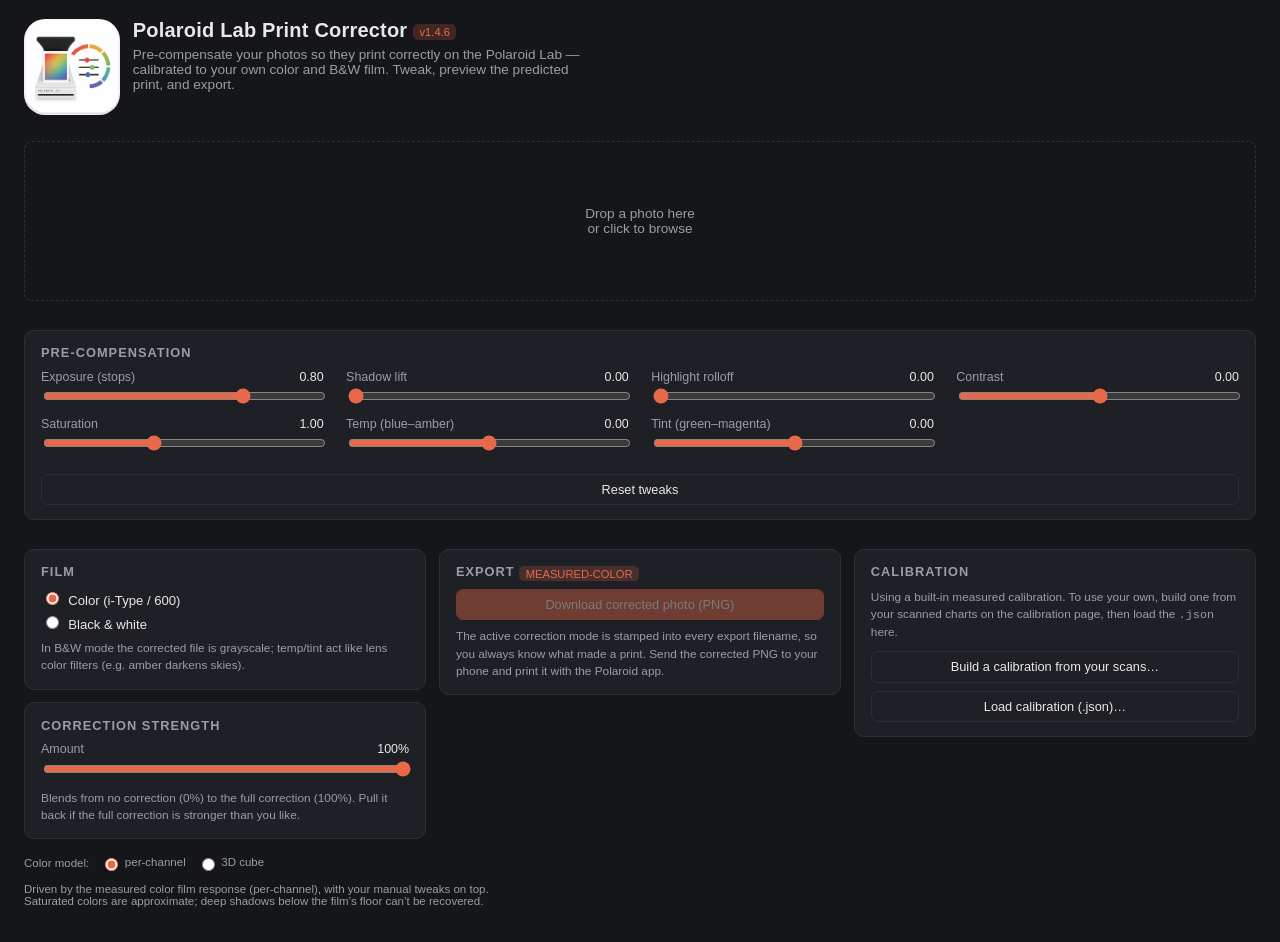
<file: index.html>
<!DOCTYPE html>
<!--
  Polaroid Lab Print Corrector
  Copyright (c) 2026 Ryan Kunkleman — https://github.com/Kunkles/polaroid-lab-print-corrector
  Original work by Ryan Kunkleman. MIT licensed: keep this notice if you reuse it.
-->
<html lang="en">
<head>
<meta charset="UTF-8" />
<meta name="author" content="Ryan Kunkleman" />
<link rel="author" href="https://github.com/Kunkles" />
<meta name="viewport" content="width=device-width, initial-scale=1.0" />
<title>Polaroid Lab Print Corrector — fix crushed shadows, color cast &amp; exposure</title>
<meta name="description" content="Free web app that pre-compensates photos so they print correctly on the Polaroid Lab instant printer. Fix crushed shadows, color cast, and exposure for i-Type / 600 color and B&amp;W film. Measured calibration and .cube LUT export." />
<meta property="og:title" content="Polaroid Lab Print Corrector" />
<meta property="og:description" content="Pre-compensate photos so they print correctly on the Polaroid Lab — fix crushed shadows, color cast, and exposure for instant film." />
<meta property="og:type" content="website" />
<meta property="og:image" content="https://kunkles.github.io/polaroid-lab-print-corrector/icon.png" />
<link rel="icon" type="image/png" href="icon.png" />
<link rel="apple-touch-icon" href="icon.png" />
<meta name="apple-mobile-web-app-title" content="Polaroid Lab" />
<meta name="theme-color" content="#15161a" />
<link rel="manifest" href="manifest.json" />
<link rel="stylesheet" href="css/style.css?v=1.4.6" />
</head>
<body>
<header>
  <img class="app-logo" src="icon.png" alt="" width="48" height="48" />
  <div>
    <h1>Polaroid Lab Print Corrector <span class="version" id="app-version"></span></h1>
    <p class="subtitle">Pre-compensate your photos so they print correctly on the Polaroid Lab — calibrated to your own color and B&amp;W film. Tweak, preview the predicted print, and export.</p>
  </div>
</header>

<main>
  <section id="views" class="empty">
    <label class="file-drop" id="drop-zone">
      <input type="file" id="file-input" accept="image/*" />
      <span>Drop a photo here<br/>or click to browse</span>
    </label>
    <figure class="view-card">
      <canvas id="canvas-original"></canvas>
      <figcaption>Original</figcaption>
    </figure>
    <figure class="view-card highlight">
      <canvas id="canvas-corrected"></canvas>
      <figcaption>Corrected &mdash; print this</figcaption>
    </figure>
    <figure class="view-card">
      <canvas id="canvas-sim-original"></canvas>
      <figcaption>Predicted print of original</figcaption>
    </figure>
    <figure class="view-card">
      <canvas id="canvas-sim-corrected"></canvas>
      <figcaption>Predicted print of corrected</figcaption>
    </figure>
    <button type="button" id="btn-replace" class="secondary">Replace photo…</button>
  </section>

  <section class="panel" id="precomp">
    <h2>Pre-Compensation</h2>
    <div id="sliders"></div>
    <div class="button-row">
      <button id="btn-reset" class="secondary">Reset tweaks</button>
    </div>
  </section>

  <div id="setup">
    <section class="panel" id="film-panel">
      <h2>Film</h2>
      <label class="radio"><input type="radio" name="film-type" value="color" checked /> Color (i-Type / 600)</label>
      <label class="radio"><input type="radio" name="film-type" value="bw" /> Black &amp; white</label>
      <p class="hint">In B&amp;W mode the corrected file is grayscale; temp/tint act like lens color filters (e.g. amber darkens skies).</p>
    </section>

    <section class="panel" id="strength-panel">
      <h2>Correction strength</h2>
      <div class="slider-row">
        <label><span>Amount</span><span class="value" id="strength-val">100%</span></label>
        <input type="range" id="strength" min="0" max="100" step="5" value="100" />
      </div>
      <p class="hint">Blends from no correction (0%) to the full correction (100%). Pull it back if the full correction is stronger than you like.</p>
    </section>

    <section class="panel" id="export-panel">
      <h2>Export <span class="version" id="export-mode"></span></h2>
      <div class="button-row column">
        <button id="btn-export-image" disabled>Download corrected photo (PNG)</button>
      </div>
      <p class="hint">The active correction mode is stamped into every export filename, so you always know what made a print. Send the corrected PNG to your phone and print it with the Polaroid app.</p>
    </section>

    <section class="panel" id="calibration-panel">
      <h2>Calibration</h2>
      <p class="hint">Using a built-in measured calibration. To use your own, build one from your scanned charts on the calibration page, then load the <code>.json</code> here.</p>
      <p class="hint" id="calib-status"></p>
      <div class="button-row column">
        <a class="btn-link" href="calibrate.html">Build a calibration from your scans…</a>
        <button id="btn-load-calib" class="secondary">Load calibration (.json)…</button>
      </div>
      <input type="file" id="calib-file" accept=".json,application/json" hidden />
    </section>
  </div>
</main>

<footer>
  <div id="color-model-toggle" class="mini-toggle">
    <span>Color model:</span>
    <label><input type="radio" name="color-model" value="perchannel" checked /> per-channel</label>
    <label><input type="radio" name="color-model" value="cube" /> 3D cube</label>
  </div>
  <p id="footer-note">No measured calibration loaded for this film type — showing a generic film estimate. Load one in Advanced for device-accurate results.</p>
</footer>

<script src="js/version.js?v=1.4.6"></script>
<script src="js/lut.js?v=1.4.6"></script>
<script src="js/pipeline.js?v=1.4.6"></script>
<script src="js/chart.js?v=1.4.6"></script>
<script src="js/calibrate.js?v=1.4.6"></script>
<script src="js/solve.js?v=1.4.6"></script>
<script src="js/app.js?v=1.4.6"></script>
</body>
</html>
</file>
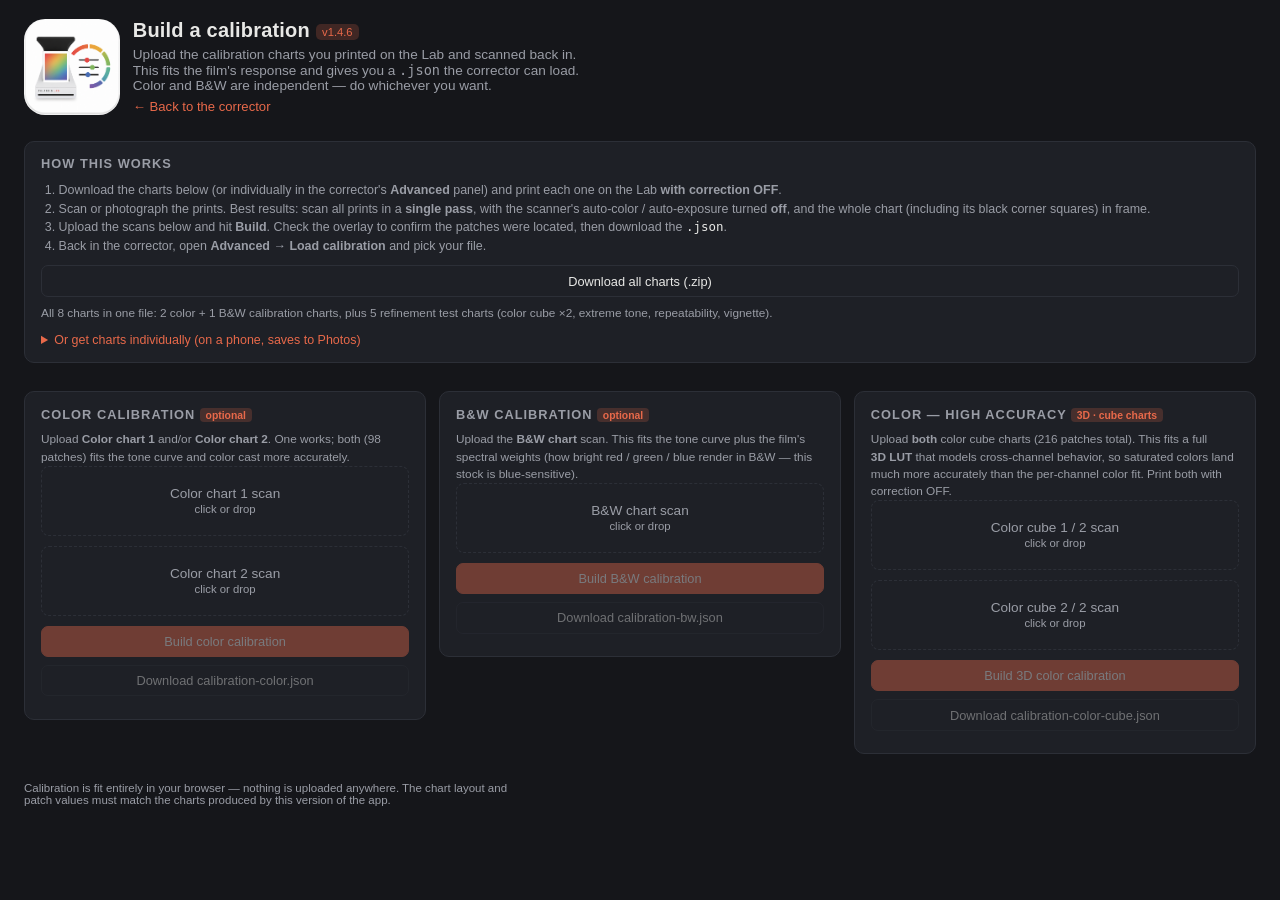
<file: calibrate.html>
<!DOCTYPE html>
<!--
  Polaroid Lab Print Corrector — Calibration builder
  Copyright (c) 2026 Ryan Kunkleman — https://github.com/Kunkles/polaroid-lab-print-corrector
  Original work by Ryan Kunkleman. MIT licensed: keep this notice if you reuse it.
-->
<html lang="en">
<head>
<meta charset="UTF-8" />
<meta name="author" content="Ryan Kunkleman" />
<link rel="author" href="https://github.com/Kunkles" />
<meta name="viewport" content="width=device-width, initial-scale=1.0" />
<title>Build a calibration — Polaroid Lab Print Corrector</title>
<meta name="description" content="Upload your scanned calibration charts to fit your own color and B&amp;W Polaroid Lab calibration, then download it as a .json the corrector can load." />
<meta property="og:title" content="Build a calibration — Polaroid Lab Print Corrector" />
<meta property="og:description" content="Upload your scanned charts to fit your own color and B&amp;W Polaroid Lab calibration." />
<meta property="og:type" content="website" />
<meta property="og:image" content="https://kunkles.github.io/polaroid-lab-print-corrector/icon.png" />
<link rel="icon" type="image/png" href="icon.png" />
<link rel="apple-touch-icon" href="icon.png" />
<meta name="apple-mobile-web-app-title" content="Polaroid Lab" />
<meta name="theme-color" content="#15161a" />
<link rel="manifest" href="manifest.json" />
<link rel="stylesheet" href="css/style.css?v=1.4.6" />
<style>
  /* page-specific bits; everything else reuses css/style.css */
  .back-link {
    display: inline-block;
    margin-top: 0.4rem;
    font-size: 0.82rem;
    color: var(--accent);
    text-decoration: none;
  }
  .back-link:hover { text-decoration: underline; }

  #cal-setup {
    display: grid;
    grid-template-columns: repeat(auto-fit, minmax(340px, 1fr));
    gap: 0.8rem;
    align-items: start;
  }
  #cal-setup .panel { margin: 0; }

  .drop-stack { display: flex; flex-direction: column; gap: 0.6rem; }
  .file-drop.loaded { border-style: solid; border-color: var(--accent); color: var(--text); }
  .file-drop .fd-name { display: block; font-size: 0.78rem; margin-top: 0.25rem; color: var(--accent); }

  .overlay-wrap { margin-top: 0.7rem; }
  .overlay-wrap canvas {
    width: 100%;
    max-width: 520px;
    border-radius: 8px;
    border: 1px solid var(--panel-edge);
    display: block;
  }
  .legend { font-size: 0.7rem; color: var(--text-dim); margin: 0.35rem 0 0; }
  .legend .dot { display: inline-block; width: 0.6em; height: 0.6em; border-radius: 50%; vertical-align: middle; margin: 0 0.2em 0 0.6em; }
  .status-ok { color: #6fcaa0; }
  .status-err { color: var(--accent); }
  .metric { font-variant-numeric: tabular-nums; }
  ol.steps { margin: 0.4rem 0 0; padding-left: 1.1rem; font-size: 0.78rem; color: var(--text-dim); line-height: 1.5; }
  ol.steps code { color: var(--text); }

  .chart-list { margin-top: 0.7rem; }
  .chart-list > summary { font-size: 0.78rem; color: var(--accent); cursor: pointer; }
  .chart-list #chart-list { margin-top: 0.6rem; }
</style>
</head>
<body>
<header>
  <img class="app-logo" src="icon.png" alt="" width="48" height="48" />
  <div>
    <h1>Build a calibration <span class="version" id="app-version"></span></h1>
    <p class="subtitle">Upload the calibration charts you printed on the Lab and scanned back in. This fits the film's response and gives you a <code>.json</code> the corrector can load. Color and B&amp;W are independent — do whichever you want.</p>
    <a class="back-link" href="index.html">&larr; Back to the corrector</a>
  </div>
</header>

<main>
  <section class="panel">
    <h2>How this works</h2>
    <ol class="steps">
      <li>Download the charts below (or individually in the corrector's <strong>Advanced</strong> panel) and print each one on the Lab <strong>with correction OFF</strong>.</li>
      <li>Scan or photograph the prints. Best results: scan all prints in a <strong>single pass</strong>, with the scanner's auto-color / auto-exposure turned <strong>off</strong>, and the whole chart (including its black corner squares) in frame.</li>
      <li>Upload the scans below and hit <strong>Build</strong>. Check the overlay to confirm the patches were located, then download the <code>.json</code>.</li>
      <li>Back in the corrector, open <strong>Advanced → Load calibration</strong> and pick your file.</li>
    </ol>
    <div class="button-row column">
      <button id="btn-download-all-charts" class="secondary">Download all charts (.zip)</button>
    </div>
    <p class="hint" id="zip-status">All 8 charts in one file: 2 color + 1 B&amp;W calibration charts, plus 5 refinement test charts (color cube &times;2, extreme tone, repeatability, vignette).</p>

    <details class="chart-list">
      <summary>Or get charts individually (on a phone, saves to Photos)</summary>
      <div id="chart-list" class="button-row column"></div>
    </details>
  </section>

  <div id="cal-setup">
    <!-- ===================== COLOR ===================== -->
    <section class="panel" id="color-panel">
      <h2>Color calibration <span class="phase-tag">optional</span></h2>
      <p class="hint">Upload <strong>Color chart 1</strong> and/or <strong>Color chart 2</strong>. One works; both (98 patches) fits the tone curve and color cast more accurately.</p>

      <div class="drop-stack">
        <label class="file-drop" id="drop-color-1">
          <input type="file" accept="image/*" />
          <span>Color chart 1 scan<br/><small>click or drop</small></span>
        </label>
        <label class="file-drop" id="drop-color-2">
          <input type="file" accept="image/*" />
          <span>Color chart 2 scan<br/><small>click or drop</small></span>
        </label>
      </div>

      <div class="button-row column">
        <button id="btn-build-color" disabled>Build color calibration</button>
        <button id="btn-download-color" class="secondary" disabled>Download calibration-color.json</button>
      </div>
      <p class="hint" id="status-color"></p>

      <div class="overlay-wrap" id="overlay-color" hidden>
        <canvas id="canvas-color-1"></canvas>
        <canvas id="canvas-color-2" style="margin-top:0.6rem" hidden></canvas>
        <p class="legend">
          <span class="dot" style="background:#e8694a"></span>fiducials &amp; patches
          <span class="dot" style="background:#50b4ff"></span>reference strips
        </p>
      </div>
    </section>

    <!-- ===================== B&W ===================== -->
    <section class="panel" id="bw-panel">
      <h2>B&amp;W calibration <span class="phase-tag">optional</span></h2>
      <p class="hint">Upload the <strong>B&amp;W chart</strong> scan. This fits the tone curve plus the film's spectral weights (how bright red / green / blue render in B&amp;W — this stock is blue-sensitive).</p>

      <div class="drop-stack">
        <label class="file-drop" id="drop-bw">
          <input type="file" accept="image/*" />
          <span>B&amp;W chart scan<br/><small>click or drop</small></span>
        </label>
      </div>

      <div class="button-row column">
        <button id="btn-build-bw" disabled>Build B&amp;W calibration</button>
        <button id="btn-download-bw" class="secondary" disabled>Download calibration-bw.json</button>
      </div>
      <p class="hint" id="status-bw"></p>

      <div class="overlay-wrap" id="overlay-bw" hidden>
        <canvas id="canvas-bw"></canvas>
        <p class="legend">
          <span class="dot" style="background:#e8694a"></span>fiducials &amp; patches
          <span class="dot" style="background:#50b4ff"></span>reference strips
        </p>
      </div>
    </section>

    <!-- ============== COLOR (high-accuracy, 3D cube) ============== -->
    <section class="panel" id="cube-panel">
      <h2>Color — high accuracy <span class="phase-tag">3D &middot; cube charts</span></h2>
      <p class="hint">Upload <strong>both</strong> color cube charts (216 patches total). This fits a full <strong>3D&nbsp;LUT</strong> that models cross-channel behavior, so saturated colors land much more accurately than the per-channel color fit. Print both with correction OFF.</p>

      <div class="drop-stack">
        <label class="file-drop" id="drop-cube-1">
          <input type="file" accept="image/*" />
          <span>Color cube 1 / 2 scan<br/><small>click or drop</small></span>
        </label>
        <label class="file-drop" id="drop-cube-2">
          <input type="file" accept="image/*" />
          <span>Color cube 2 / 2 scan<br/><small>click or drop</small></span>
        </label>
      </div>

      <div class="button-row column">
        <button id="btn-build-cube" disabled>Build 3D color calibration</button>
        <button id="btn-download-cube" class="secondary" disabled>Download calibration-color-cube.json</button>
      </div>
      <p class="hint" id="status-cube"></p>

      <div class="overlay-wrap" id="overlay-cube" hidden>
        <canvas id="canvas-cube-1"></canvas>
        <canvas id="canvas-cube-2" style="margin-top:0.6rem"></canvas>
        <p class="legend">
          <span class="dot" style="background:#e8694a"></span>fiducials &amp; patches
          <span class="dot" style="background:#50b4ff"></span>reference strips
        </p>
      </div>
    </section>
  </div>
</main>

<footer>
  <p id="footer-note">Calibration is fit entirely in your browser — nothing is uploaded anywhere. The chart layout and patch values must match the charts produced by this version of the app.</p>
</footer>

<script src="js/version.js?v=1.4.6"></script>
<script src="js/lut.js?v=1.4.6"></script>
<script src="js/pipeline.js?v=1.4.6"></script>
<script src="js/chart.js?v=1.4.6"></script>
<script src="js/calibrate.js?v=1.4.6"></script>
<script src="js/solve.js?v=1.4.6"></script>
<script src="js/calibrate-ui.js?v=1.4.6"></script>
</body>
</html>
</file>
<file: css/style.css>
:root {
  --bg: #15161a;
  --panel: #1e2026;
  --panel-edge: #2c2f37;
  --text: #e8e8e6;
  --text-dim: #9a9da6;
  --accent: #e8694a;
  --accent-soft: #e8694a33;
}

* { box-sizing: border-box; }

body {
  margin: 0;
  font-family: -apple-system, BlinkMacSystemFont, "Segoe UI", sans-serif;
  background: var(--bg);
  color: var(--text);
}

header {
  padding: 1.2rem 1.5rem 0.6rem;
  display: flex;
  align-items: flex-start;
  gap: 0.8rem;
}

.app-logo {
  width: 96px;
  height: 96px;
  border-radius: 22%;
  flex: none;
}

h1 {
  margin: 0;
  font-size: 1.25rem;
  letter-spacing: 0.01em;
}

.version {
  font-size: 0.7rem;
  font-weight: 500;
  color: var(--accent);
  background: var(--accent-soft);
  border-radius: 5px;
  padding: 0.1rem 0.4rem;
  vertical-align: middle;
  letter-spacing: 0;
}

.subtitle {
  margin: 0.3rem 0 0;
  color: var(--text-dim);
  font-size: 0.85rem;
  max-width: 60ch;
}

main {
  display: flex;
  flex-direction: column;
  gap: 1rem;
  padding: 1rem 1.5rem;
}

#setup {
  columns: 300px 3;
  column-gap: 0.8rem;
}

.panel {
  background: var(--panel);
  border: 1px solid var(--panel-edge);
  border-radius: 10px;
  padding: 0.9rem 1rem;
  margin: 0 0 0.8rem;
  break-inside: avoid;
}

.panel h2 {
  margin: 0 0 0.6rem;
  font-size: 0.8rem;
  text-transform: uppercase;
  letter-spacing: 0.08em;
  color: var(--text-dim);
}

.phase-tag {
  font-size: 0.65rem;
  background: var(--accent-soft);
  color: var(--accent);
  border-radius: 4px;
  padding: 0.1rem 0.35rem;
  vertical-align: middle;
  text-transform: none;
  letter-spacing: 0;
}

.file-drop {
  display: block;
  border: 1.5px dashed var(--panel-edge);
  border-radius: 8px;
  padding: 1.2rem 0.8rem;
  text-align: center;
  color: var(--text-dim);
  font-size: 0.85rem;
  cursor: pointer;
  transition: border-color 0.15s, color 0.15s;
}

.file-drop:hover, .file-drop.dragover {
  border-color: var(--accent);
  color: var(--text);
}

.file-drop input { display: none; }

.radio {
  display: block;
  font-size: 0.82rem;
  margin-bottom: 0.3rem;
  cursor: pointer;
}

.radio input { accent-color: var(--accent); margin-right: 0.35rem; }

.adv-label {
  font-size: 0.72rem;
  text-transform: uppercase;
  letter-spacing: 0.06em;
  color: var(--text-dim);
  margin: 0.9rem 0 0.35rem;
}

select {
  width: 100%;
  font: inherit;
  font-size: 0.82rem;
  padding: 0.4rem 0.5rem;
  border-radius: 7px;
  border: 1px solid var(--panel-edge);
  background: var(--panel);
  color: var(--text);
}

.slider-row {
  margin-bottom: 0.55rem;
}

.slider-row label {
  display: flex;
  justify-content: space-between;
  font-size: 0.78rem;
  color: var(--text-dim);
  margin-bottom: 0.15rem;
}

.slider-row .value { color: var(--text); font-variant-numeric: tabular-nums; }

.slider-row input[type="range"] {
  width: 100%;
  accent-color: var(--accent);
}

.button-row {
  display: flex;
  gap: 0.5rem;
  margin-top: 0.6rem;
}

.button-row.column { flex-direction: column; }

button {
  font: inherit;
  font-size: 0.8rem;
  padding: 0.45rem 0.7rem;
  border-radius: 7px;
  border: 1px solid var(--accent);
  background: var(--accent);
  color: #fff;
  cursor: pointer;
  flex: 1;
}

button.secondary {
  background: transparent;
  border-color: var(--panel-edge);
  color: var(--text);
}

button:disabled {
  opacity: 0.4;
  cursor: default;
}

button:not(:disabled):hover { filter: brightness(1.12); }

/* anchor styled to match a .secondary button (used for cross-page links) */
.btn-link {
  font: inherit;
  font-size: 0.8rem;
  padding: 0.45rem 0.7rem;
  border-radius: 7px;
  border: 1px solid var(--panel-edge);
  background: transparent;
  color: var(--text);
  text-align: center;
  text-decoration: none;
  display: block;
}

.btn-link:hover { filter: brightness(1.12); border-color: var(--accent); }

.hint {
  font-size: 0.74rem;
  color: var(--text-dim);
  line-height: 1.45;
  margin: 0.5rem 0 0;
}

#views {
  display: grid;
  grid-template-columns: repeat(4, 1fr);
  gap: 0.8rem;
  position: sticky;
  top: 0;
  z-index: 5;
  background: var(--bg);
  padding-bottom: 0.8rem;
}

/* Pre-Compensation sliders sit in a compact multi-column grid so the panel
   stays a short band directly under the previews. */
#sliders {
  display: grid;
  grid-template-columns: repeat(auto-fit, minmax(230px, 1fr));
  column-gap: 1.4rem;
}

/* Load + preview are one area: when empty the previews collapse and the area
   is the uploader; once a photo is loaded the tiles + a Replace button show. */
#views.empty .view-card,
#views.empty #btn-replace { display: none; }

#drop-zone { grid-column: 1 / -1; }
#views.empty #drop-zone { padding: 4rem 0; }
#views:not(.empty) #drop-zone { display: none; }

#btn-replace {
  grid-column: 1 / -1;
  justify-self: center;
  flex: none;
  padding: 0.4rem 1.2rem;
}

.view-card {
  margin: 0;
  background: var(--panel);
  border: 1px solid var(--panel-edge);
  border-radius: 10px;
  padding: 0.6rem;
}

.view-card.highlight { border-color: var(--accent); }

.view-card canvas {
  width: 100%;
  max-height: 26vh;
  object-fit: contain;
  display: block;
  border-radius: 6px;
  background: #000;
}

.view-card figcaption {
  font-size: 0.75rem;
  color: var(--text-dim);
  padding-top: 0.45rem;
  text-align: center;
}

.view-card.highlight figcaption { color: var(--accent); }

footer {
  padding: 0 1.5rem 1.5rem;
}

footer p {
  font-size: 0.72rem;
  color: var(--text-dim);
  max-width: 80ch;
}

.mini-toggle {
  display: flex;
  align-items: center;
  gap: 0.7rem;
  font-size: 0.72rem;
  color: var(--text-dim);
  margin-bottom: 0.5rem;
}

.mini-toggle label { cursor: pointer; }
.mini-toggle input { accent-color: var(--accent); margin-right: 0.2rem; vertical-align: middle; }

@media (max-width: 1000px) {
  /* narrow: previews on top but not pinned (a 2x2 grid is too tall to pin) */
  #views { grid-template-columns: 1fr 1fr; position: static; }
  .view-card canvas { max-height: none; }
}

@media (max-width: 620px) {
  #views { grid-template-columns: 1fr 1fr; gap: 0.5rem; }
}

/* Mobile order: film, previews (which double as the uploader), correction
   strength, pre-compensation, then the rest. display:contents dissolves the
   #setup grouping so its panels become siblings of the previews/pre-comp and
   can be interleaved with order. */
@media (max-width: 700px) {
  .app-logo { width: 192px; height: 192px; }
  #setup { display: contents; }
  #film-panel { order: 1; }
  #views { order: 2; }
  #strength-panel { order: 3; }
  #precomp { order: 4; }
  #export-panel { order: 5; }
  #calibration-panel { order: 6; }
}
</file>
